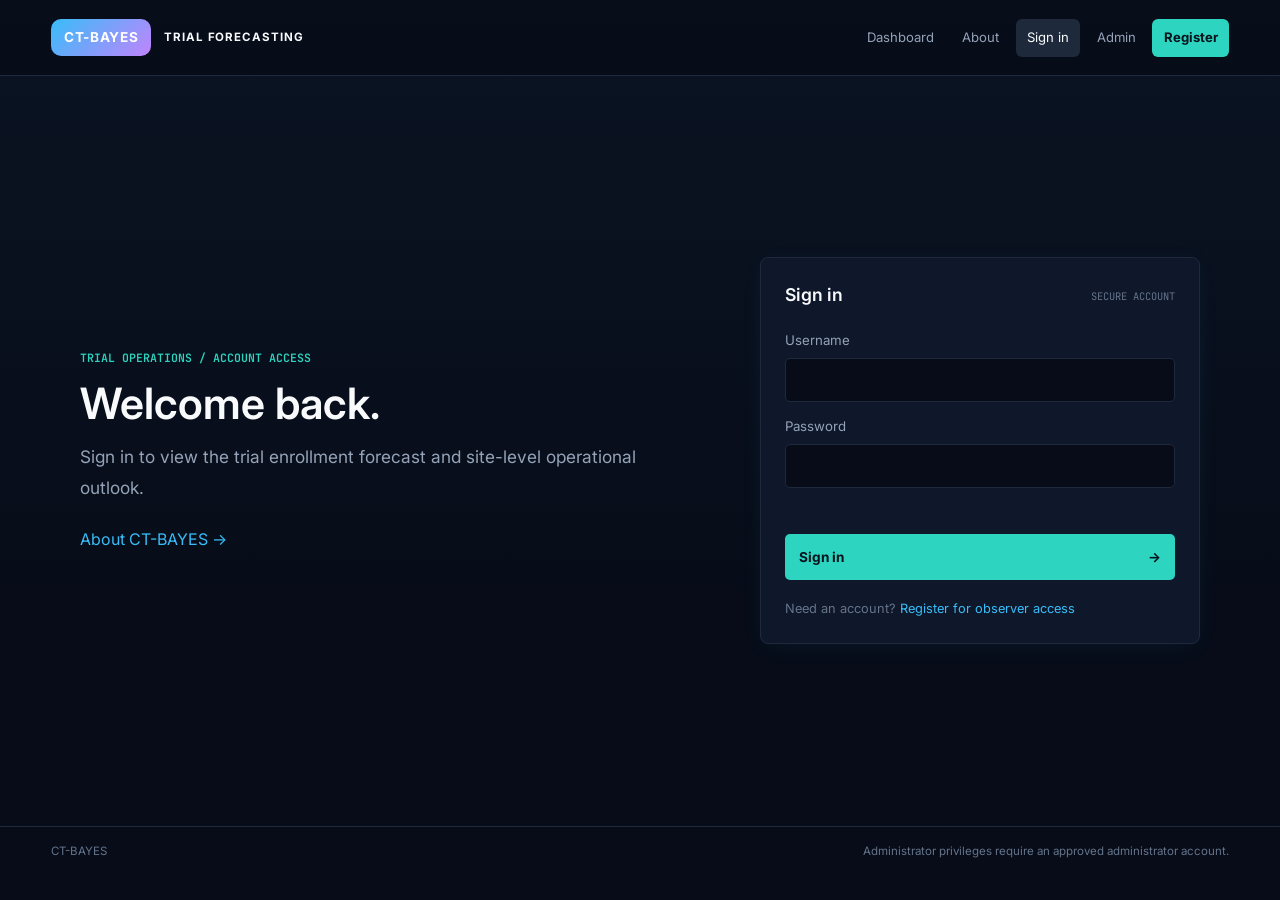
<file: frontend/login.html>
<!DOCTYPE html>
<html lang="en" data-theme="midnight">
<head>
  <meta charset="UTF-8">
  <meta name="viewport" content="width=device-width, initial-scale=1.0">
  <meta name="theme-color" content="#070c18">
  <title>Sign in | CT-BAYES</title>
  <link rel="stylesheet" href="style.css">
  <link rel="preconnect" href="https://fonts.googleapis.com">
  <link rel="preconnect" href="https://fonts.gstatic.com" crossorigin>
  <link href="https://fonts.googleapis.com/css2?family=Inter:wght@300;400;500;600;700&family=JetBrains+Mono:wght@400;500;600&display=swap" rel="stylesheet">
</head>
<body class="portal-body">
  <header class="portal-header">
    <a class="portal-brand" href="/" aria-label="CT-BAYES dashboard">
      <span class="logo-badge">CT-BAYES</span>
      <span>TRIAL FORECASTING</span>
    </a>
    <nav class="portal-nav" aria-label="Main navigation">
      <a href="/">Dashboard</a>
      <a href="/about.html">About</a>
      <a href="/login.html" aria-current="page">Sign in</a>
      <a href="/login.html?role=admin">Admin</a>
      <a class="portal-nav-primary" href="/register.html">Register</a>
    </nav>
  </header>

  <main class="portal-main portal-auth-main">
    <section class="portal-auth-intro">
      <p class="portal-eyebrow" id="login-eyebrow">TRIAL OPERATIONS / ACCOUNT ACCESS</p>
      <h1 id="login-heading">Welcome back.</h1>
      <p class="portal-lede">Sign in to view the trial enrollment forecast and site-level operational outlook.</p>
      <a class="portal-text-link" href="/about.html">About CT-BAYES <span aria-hidden="true">→</span></a>
    </section>

    <section class="portal-form-panel" aria-labelledby="login-panel-heading">
      <div class="portal-form-heading">
        <h2 id="login-panel-heading">Sign in</h2>
        <span class="portal-role-label">SECURE ACCOUNT</span>
      </div>
      <form id="portal-login-form" novalidate>
        <label class="portal-field" for="portal-username">Username
          <input id="portal-username" name="username" type="text" autocomplete="username" minlength="3" maxlength="32" required>
        </label>
        <label class="portal-field" for="portal-password">Password
          <input id="portal-password" name="password" type="password" autocomplete="current-password" required>
        </label>
        <p id="login-message" class="portal-message" role="status" aria-live="polite"></p>
        <button class="portal-submit" type="submit">Sign in <span aria-hidden="true">→</span></button>
      </form>
      <p class="portal-form-footnote">Need an account? <a href="/register.html">Register for observer access</a></p>
    </section>
  </main>

  <footer class="portal-footer"><span>CT-BAYES</span><span>Administrator privileges require an approved administrator account.</span></footer>
  <script src="portal.js"></script>
</body>
</html>
</file>
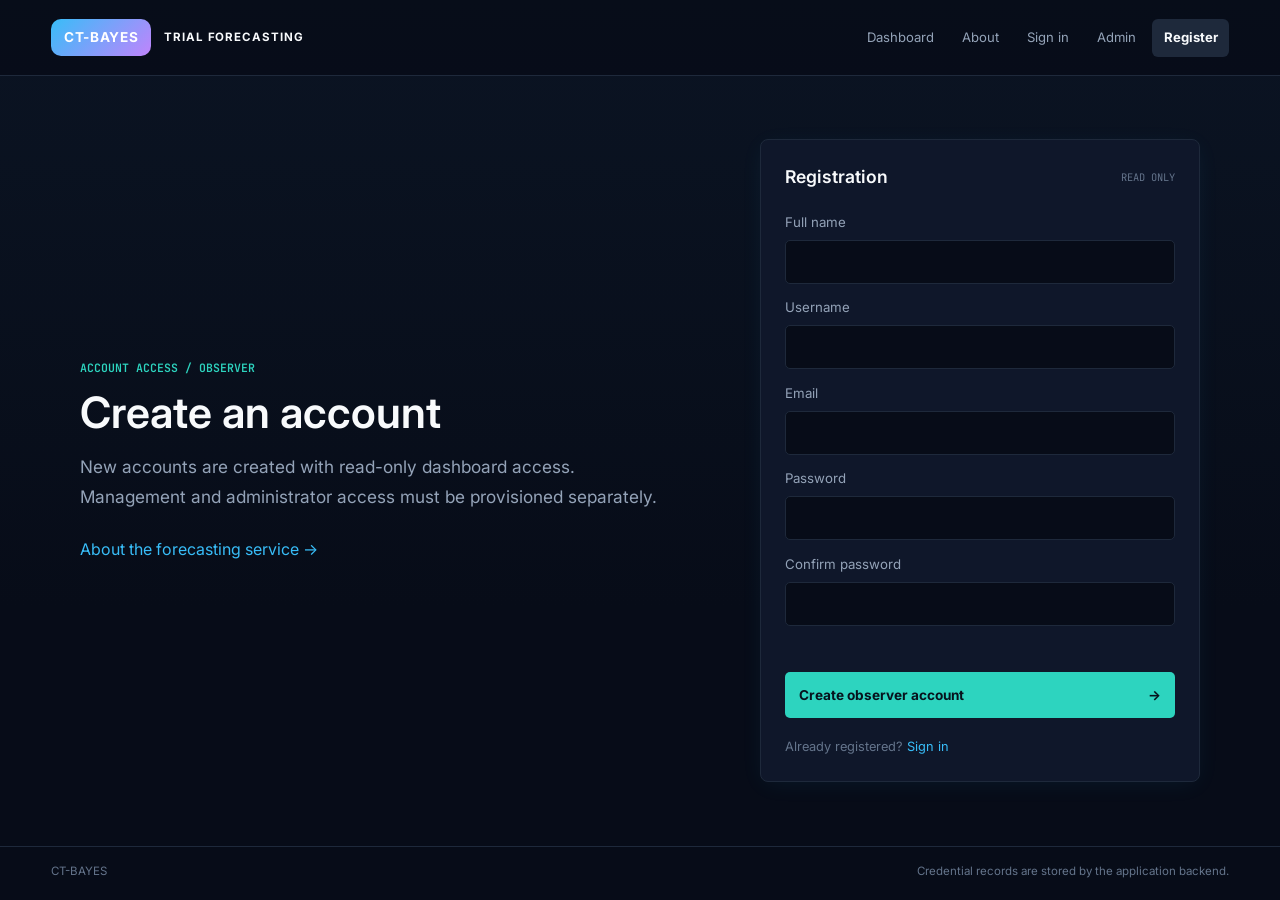
<file: frontend/register.html>
<!DOCTYPE html>
<html lang="en" data-theme="midnight">
<head>
  <meta charset="UTF-8">
  <meta name="viewport" content="width=device-width, initial-scale=1.0">
  <meta name="theme-color" content="#070c18">
  <title>Create account | CT-BAYES</title>
  <link rel="stylesheet" href="style.css">
  <link rel="preconnect" href="https://fonts.googleapis.com">
  <link rel="preconnect" href="https://fonts.gstatic.com" crossorigin>
  <link href="https://fonts.googleapis.com/css2?family=Inter:wght@300;400;500;600;700&family=JetBrains+Mono:wght@400;500;600&display=swap" rel="stylesheet">
</head>
<body class="portal-body">
  <header class="portal-header">
    <a class="portal-brand" href="/" aria-label="CT-BAYES dashboard">
      <span class="logo-badge">CT-BAYES</span>
      <span>TRIAL FORECASTING</span>
    </a>
    <nav class="portal-nav" aria-label="Main navigation">
      <a href="/">Dashboard</a>
      <a href="/about.html">About</a>
      <a href="/login.html">Sign in</a>
      <a href="/login.html?role=admin">Admin</a>
      <a class="portal-nav-primary" href="/register.html" aria-current="page">Register</a>
    </nav>
  </header>

  <main class="portal-main portal-auth-main">
    <section class="portal-auth-intro">
      <p class="portal-eyebrow">ACCOUNT ACCESS / OBSERVER</p>
      <h1>Create an account</h1>
      <p class="portal-lede">New accounts are created with read-only dashboard access. Management and administrator access must be provisioned separately.</p>
      <a class="portal-text-link" href="/about.html">About the forecasting service <span aria-hidden="true">→</span></a>
    </section>

    <section class="portal-form-panel" aria-labelledby="register-heading">
      <div class="portal-form-heading">
        <h2 id="register-heading">Registration</h2>
        <span class="portal-role-label">READ ONLY</span>
      </div>
      <form id="portal-register-form" novalidate>
        <label class="portal-field" for="register-name">Full name
          <input id="register-name" name="full_name" type="text" autocomplete="name" minlength="2" maxlength="120" required>
        </label>
        <label class="portal-field" for="register-username">Username
          <input id="register-username" name="username" type="text" autocomplete="username" minlength="3" maxlength="32" pattern="[A-Za-z0-9_.-]+" required>
        </label>
        <label class="portal-field" for="register-email">Email
          <input id="register-email" name="email" type="email" autocomplete="email" maxlength="255" required>
        </label>
        <label class="portal-field" for="register-password">Password
          <input id="register-password" name="password" type="password" autocomplete="new-password" minlength="8" maxlength="128" required>
        </label>
        <label class="portal-field" for="register-confirm-password">Confirm password
          <input id="register-confirm-password" name="confirm_password" type="password" autocomplete="new-password" minlength="8" maxlength="128" required>
        </label>
        <p id="register-message" class="portal-message" role="status" aria-live="polite"></p>
        <button class="portal-submit" type="submit">Create observer account <span aria-hidden="true">→</span></button>
      </form>
      <p class="portal-form-footnote">Already registered? <a href="/login.html">Sign in</a></p>
    </section>
  </main>

  <footer class="portal-footer"><span>CT-BAYES</span><span>Credential records are stored by the application backend.</span></footer>
  <script src="portal.js"></script>
</body>
</html>
</file>
<file: frontend/style.css>
:root,

[data-theme="midnight"],
[data-theme="dark"] {
  --bg-primary: #070c18;
  --bg-secondary: #0f172a;
  --bg-card: #0f172a;
  --bg-hover: #1e293b;
  --text-primary: #f8fafc;
  --text-secondary: #94a3b8;
  --text-muted: #64748b;
  --border-color: #1e293b;
  
  --accent-blue: #38bdf8;
  --accent-teal: #2dd4bf;
  --accent-green: #10b981;
  --accent-amber: #fbbf24;
  --accent-red: #f43f5e;
  --accent-purple: #c084fc;
  
  --band-95: rgba(56, 189, 248, 0.14);
  --band-80: rgba(56, 189, 248, 0.30);
  --line-median: #38bdf8;
  --line-observed: #f8fafc;
  --line-target: #10b981;
  --line-deadline: #fbbf24;
  
  --card-glow: 0 4px 25px -4px rgba(56, 189, 248, 0.08);
  --theme-gradient: linear-gradient(135deg, #0284c7, #8b5cf6);
  --font-main: 'Inter', -apple-system, BlinkMacSystemFont, sans-serif;
  --font-mono: 'JetBrains Mono', monospace;
  --radius-sm: 6px;
  --radius-md: 10px;
  --radius-lg: 14px;
}

/* Theme 2: Clean Hospital / Nordic Frost (Light) */
[data-theme="nordic"],
[data-theme="light"] {
  --bg-primary: #f8fafc;
  --bg-secondary: #ffffff;
  --bg-card: #ffffff;
  --bg-hover: #f1f5f9;
  --text-primary: #0f172a;
  --text-secondary: #475569;
  --text-muted: #94a3b8;
  --border-color: #e2e8f0;
  
  --accent-blue: #0284c7;
  --accent-teal: #0d9488;
  --accent-green: #16a34a;
  --accent-amber: #d97706;
  --accent-red: #dc2626;
  --accent-purple: #7c3aed;
  
  --band-95: rgba(2, 132, 199, 0.12);
  --band-80: rgba(2, 132, 199, 0.26);
  --line-median: #0284c7;
  --line-observed: #0f172a;
  --line-target: #16a34a;
  --line-deadline: #d97706;
  
  --card-glow: 0 4px 20px -2px rgba(15, 23, 42, 0.06);
  --theme-gradient: linear-gradient(135deg, #0284c7, #0284c7);
}

/* Theme 3: Bio-Tech Emerald (Genomics / Biotech Lab) */
[data-theme="biotech"] {
  --bg-primary: #04130f;
  --bg-secondary: #08211b;
  --bg-card: #08211b;
  --bg-hover: #0f352c;
  --text-primary: #ecfdf5;
  --text-secondary: #a7f3d0;
  --text-muted: #6ee7b7;
  --border-color: #134e40;
  
  --accent-blue: #2dd4bf;
  --accent-teal: #14b8a6;
  --accent-green: #10b981;
  --accent-amber: #facc15;
  --accent-red: #fb7185;
  --accent-purple: #a855f7;
  
  --band-95: rgba(16, 185, 129, 0.15);
  --band-80: rgba(16, 185, 129, 0.32);
  --line-median: #10b981;
  --line-observed: #ecfdf5;
  --line-target: #2dd4bf;
  --line-deadline: #facc15;
  
  --card-glow: 0 4px 25px -4px rgba(16, 185, 129, 0.12);
  --theme-gradient: linear-gradient(135deg, #059669, #10b981);
}

/* Theme 4: Sunset Executive (Warm Twilight & Amber) */
[data-theme="executive"] {
  --bg-primary: #120f0c;
  --bg-secondary: #1e1914;
  --bg-card: #1e1914;
  --bg-hover: #2e261f;
  --text-primary: #fef3c7;
  --text-secondary: #d4d4d8;
  --text-muted: #a1a1aa;
  --border-color: #382d24;
  
  --accent-blue: #f59e0b;
  --accent-teal: #fb923c;
  --accent-green: #10b981;
  --accent-amber: #f59e0b;
  --accent-red: #f43f5e;
  --accent-purple: #e11d48;
  
  --band-95: rgba(245, 158, 11, 0.15);
  --band-80: rgba(245, 158, 11, 0.32);
  --line-median: #f59e0b;
  --line-observed: #fef3c7;
  --line-target: #10b981;
  --line-deadline: #fb923c;
  
  --card-glow: 0 4px 25px -4px rgba(245, 158, 11, 0.12);
  --theme-gradient: linear-gradient(135deg, #d97706, #b45309);
}

* {
  box-sizing: border-box;
  margin: 0;
  padding: 0;
}

body {
  font-family: var(--font-main);
  background-color: var(--bg-primary);
  color: var(--text-primary);
  line-height: 1.5;
  transition: background-color 0.25s ease, color 0.25s ease;
  min-height: 100vh;
}

.app-container {
  max-width: 1440px;
  margin: 0 auto;
  padding: 1.5rem 2rem;
  display: flex;
  flex-direction: column;
  gap: 1.5rem;
}

/* Header */
.app-header {
  display: flex;
  justify-content: space-between;
  align-items: center;
  padding-bottom: 1rem;
  border-bottom: 1px solid var(--border-color);
}

.brand {
  display: flex;
  align-items: center;
  gap: 1rem;
}

.logo-badge {
  background: linear-gradient(135deg, var(--accent-blue), var(--accent-purple));
  color: white;
  font-weight: 700;
  font-size: 0.85rem;
  padding: 0.5rem 0.8rem;
  border-radius: var(--radius-md);
  letter-spacing: 0.05em;
}

.app-header h1 {
  font-size: 1.45rem;
  font-weight: 700;
  letter-spacing: -0.02em;
}

.subtitle {
  font-size: 0.85rem;
  color: var(--text-secondary);
}

.header-actions {
  display: flex;
  align-items: center;
  gap: 1rem;
}

.status-badge {
  font-size: 0.78rem;
  padding: 0.35rem 0.75rem;
  border-radius: 9999px;
  background-color: rgba(52, 211, 153, 0.15);
  color: var(--accent-green);
  border: 1px solid rgba(52, 211, 153, 0.3);
  font-weight: 500;
}

.status-badge.pulse {
  animation: pulse-glow 2s infinite;
}

@keyframes pulse-glow {
  0% { opacity: 0.8; }
  50% { opacity: 1; filter: drop-shadow(0 0 4px var(--accent-green)); }
  100% { opacity: 0.8; }
}

/* Buttons */
button {
  cursor: pointer;
  font-family: var(--font-main);
  font-size: 0.85rem;
  font-weight: 500;
  padding: 0.55rem 1rem;
  border-radius: var(--radius-sm);
  border: 1px solid transparent;
  transition: all 0.2s ease;
}

.btn-secondary {
  background-color: var(--bg-secondary);
  color: var(--text-primary);
  border-color: var(--border-color);
}

.btn-secondary:hover {
  background-color: var(--bg-hover);
}

.btn-danger {
  background-color: rgba(248, 113, 113, 0.15);
  color: var(--accent-red);
  border-color: rgba(248, 113, 113, 0.4);
}

.btn-danger:hover {
  background-color: var(--accent-red);
  color: white;
}

/* KPI Cards */
.kpi-grid {
  display: grid;
  grid-template-columns: repeat(auto-fit, minmax(210px, 1fr));
  gap: 1.2rem;
}

.kpi-card {
  background-color: var(--bg-card);
  border: 1px solid var(--border-color);
  border-radius: var(--radius-md);
  padding: 1.25rem 1.4rem;
  display: flex;
  flex-direction: column;
  gap: 0.4rem;
  box-shadow: 0 4px 6px -1px rgba(0, 0, 0, 0.1);
}

.kpi-label {
  font-size: 0.8rem;
  color: var(--text-secondary);
  text-transform: uppercase;
  letter-spacing: 0.05em;
  font-weight: 600;
}

.kpi-value {
  font-size: 1.85rem;
  font-weight: 700;
  font-family: var(--font-mono);
  letter-spacing: -0.03em;
}

.kpi-sub {
  font-size: 0.8rem;
  color: var(--text-muted);
}

.kpi-card.highlight-success .kpi-value {
  color: var(--accent-green);
}

.kpi-card.highlight-warning .kpi-value {
  color: var(--accent-amber);
}

/* Controls Panel */
.control-panel {
  background-color: var(--bg-card);
  border: 1px solid var(--border-color);
  border-radius: var(--radius-md);
  padding: 1.4rem 1.6rem;
  display: flex;
  flex-direction: column;
  gap: 1rem;
}

.panel-header {
  display: flex;
  justify-content: space-between;
  align-items: center;
}

.panel-header h3 {
  font-size: 1.05rem;
  font-weight: 600;
}

.badge {
  font-size: 0.75rem;
  font-weight: 600;
  padding: 0.25rem 0.65rem;
  border-radius: 9999px;
  background-color: rgba(56, 189, 248, 0.15);
  color: var(--accent-blue);
  border: 1px solid rgba(56, 189, 248, 0.3);
}

.controls-grid {
  display: grid;
  grid-template-columns: repeat(auto-fit, minmax(190px, 1fr)) auto;
  align-items: flex-end;
  gap: 1.2rem;
}

.control-group {
  display: flex;
  flex-direction: column;
  gap: 0.4rem;
}

.control-group label {
  font-size: 0.82rem;
  color: var(--text-secondary);
  font-weight: 500;
}

.slider-label {
  display: flex;
  justify-content: space-between;
  align-items: center;
}

.slider-num {
  font-size: 0.8rem;
  font-family: var(--font-mono);
  color: var(--accent-blue);
  font-weight: 600;
}

input[type="number"], select, input[type="text"] {
  background-color: var(--bg-primary);
  border: 1px solid var(--border-color);
  color: var(--text-primary);
  padding: 0.55rem 0.8rem;
  border-radius: var(--radius-sm);
  font-family: var(--font-main);
  font-size: 0.9rem;
}

input[type="range"] {
  accent-color: var(--accent-blue);
  cursor: pointer;
}

.control-actions {
  display: flex;
  gap: 0.6rem;
}

.whatif-banner {
  background: linear-gradient(90deg, rgba(56, 189, 248, 0.1), rgba(192, 132, 252, 0.1));
  border: 1px solid rgba(56, 189, 248, 0.3);
  padding: 0.75rem 1rem;
  border-radius: var(--radius-sm);
  font-size: 0.88rem;
  color: var(--text-primary);
}

/* Charts Grid */
.charts-grid {
  display: grid;
  grid-template-columns: 2fr 1fr;
  gap: 1.4rem;
}

@media (max-width: 1024px) {
  .charts-grid {
    grid-template-columns: 1fr;
  }
}

.chart-card {
  background-color: var(--bg-card);
  border: 1px solid var(--border-color);
  border-radius: var(--radius-md);
  padding: 1.4rem;
  display: flex;
  flex-direction: column;
  gap: 1rem;
}

.card-header {
  display: flex;
  justify-content: space-between;
  align-items: flex-start;
  flex-wrap: wrap;
  gap: 0.8rem;
}

.card-header h3 {
  font-size: 1.05rem;
  font-weight: 600;
}

.chart-sub {
  font-size: 0.8rem;
  color: var(--text-secondary);
}

.chart-legend {
  display: flex;
  flex-wrap: wrap;
  gap: 0.9rem;
  font-size: 0.76rem;
  color: var(--text-secondary);
}

.legend-item {
  display: flex;
  align-items: center;
  gap: 0.35rem;
}

.legend-color {
  display: inline-block;
  width: 12px;
  height: 12px;
  border-radius: 2px;
}

.legend-color.obs { background-color: var(--line-observed); }
.legend-color.q50 { background-color: var(--line-median); border: 1px dashed var(--line-median); }
.legend-color.band80 { background-color: var(--band-80); }
.legend-color.band95 { background-color: var(--band-95); }
.legend-color.target { background-color: var(--line-target); }
.legend-color.deadline { background-color: var(--line-deadline); }

.chart-container {
  width: 100%;
  height: 360px;
  position: relative;
}

.chart-container svg {
  width: 100%;
  height: 100%;
  overflow: visible;
}

/* SVG Chart Elements */
.axis-line {
  stroke: var(--border-color);
  stroke-width: 1;
}

.grid-line {
  stroke: var(--border-color);
  stroke-width: 0.7;
  stroke-dasharray: 4, 4;
  opacity: 0.6;
}

.axis-text {
  fill: var(--text-muted);
  font-size: 11px;
  font-family: var(--font-mono);
}

/* Site Table */
.table-section {
  background-color: var(--bg-card);
  border: 1px solid var(--border-color);
  border-radius: var(--radius-md);
  padding: 1.4rem;
  display: flex;
  flex-direction: column;
  gap: 1rem;
}

.table-header {
  display: flex;
  justify-content: space-between;
  align-items: center;
  flex-wrap: wrap;
  gap: 1rem;
}

.table-filters {
  display: flex;
  gap: 0.8rem;
}

.table-wrapper {
  overflow-x: auto;
}

.site-table {
  width: 100%;
  border-collapse: collapse;
  font-size: 0.85rem;
  text-align: left;
}

.site-table th {
  padding: 0.75rem 1rem;
  border-bottom: 2px solid var(--border-color);
  color: var(--text-secondary);
  font-weight: 600;
  text-transform: uppercase;
  font-size: 0.75rem;
  letter-spacing: 0.05em;
}

.site-table td {
  padding: 0.75rem 1rem;
  border-bottom: 1px solid var(--border-color);
}

.site-table tr:hover {
  background-color: var(--bg-hover);
  cursor: pointer;
}

.status-pill {
  font-size: 0.72rem;
  font-weight: 600;
  padding: 0.25rem 0.6rem;
  border-radius: 9999px;
  text-transform: uppercase;
}

.status-pill.healthy {
  background-color: rgba(52, 211, 153, 0.15);
  color: var(--accent-green);
  border: 1px solid rgba(52, 211, 153, 0.3);
}

.status-pill.at_risk {
  background-color: rgba(251, 191, 36, 0.15);
  color: var(--accent-amber);
  border: 1px solid rgba(251, 191, 36, 0.3);
}

.status-pill.closed {
  background-color: rgba(248, 113, 113, 0.15);
  color: var(--accent-red);
  border: 1px solid rgba(248, 113, 113, 0.3);
}

/* Tooltip */
.chart-tooltip {
  position: absolute;
  pointer-events: none;
  background-color: var(--bg-secondary);
  color: var(--text-primary);
  border: 1px solid var(--border-color);
  border-radius: var(--radius-sm);
  padding: 0.5rem 0.8rem;
  font-size: 0.8rem;
  font-family: var(--font-mono);
  box-shadow: 0 10px 15px -3px rgba(0, 0, 0, 0.3);
  display: none;
  z-index: 100;
}

/* Footer */
.app-footer {
  text-align: center;
  font-size: 0.8rem;
  color: var(--text-muted);
  padding-top: 1.5rem;
  border-top: 1px solid var(--border-color);
}

.api-link a {
  color: var(--accent-blue);
  text-decoration: none;
}

/* ==========================================================================
   User & Management Authentication & Role Views
   ========================================================================== */

/* Auth Header Section */
.auth-header-section {
  display: flex;
  align-items: center;
  gap: 0.75rem;
}

.user-profile-badge {
  display: flex;
  align-items: center;
  gap: 0.6rem;
  background-color: var(--bg-card);
  border: 1px solid var(--border-color);
  padding: 0.3rem 0.65rem;
  border-radius: 9999px;
  box-shadow: 0 1px 3px rgba(0, 0, 0, 0.1);
}

.user-profile-badge-drawer {
  display: flex;
  flex-direction: column;
  gap: 0.5rem;
  width: 100%;
}

.avatar-wrap {
  width: 28px;
  height: 28px;
  border-radius: 50%;
  background: linear-gradient(135deg, var(--accent-blue), var(--accent-purple));
  display: flex;
  align-items: center;
  justify-content: center;
  font-size: 0.85rem;
}

.user-info-text {
  display: flex;
  flex-direction: column;
  line-height: 1.1;
  text-align: left;
}

.user-display-name {
  font-size: 0.8rem;
  font-weight: 600;
  color: var(--text-primary);
}

.role-badge {
  font-size: 0.68rem;
  font-weight: 700;
  text-transform: uppercase;
  letter-spacing: 0.04em;
  padding: 0.1rem 0.4rem;
  border-radius: 4px;
  display: inline-block;
  margin-top: 2px;
}

.role-user {
  background-color: rgba(56, 189, 248, 0.18);
  color: var(--accent-blue);
  border: 1px solid rgba(56, 189, 248, 0.3);
}

.role-mgmt {
  background-color: rgba(192, 132, 252, 0.22);
  color: var(--accent-purple);
  border: 1px solid rgba(192, 132, 252, 0.4);
}

.role-admin {
  background-color: rgba(245, 158, 11, 0.22);
  color: #fbbf24;
  border: 1px solid rgba(245, 158, 11, 0.45);
}

.btn-sm {
  padding: 0.35rem 0.75rem;
  font-size: 0.78rem;
  border-radius: var(--radius-sm);
  cursor: pointer;
  transition: all 0.2s ease;
  font-family: inherit;
}

.btn-outline {
  background: transparent;
  border: 1px solid var(--border-color);
  color: var(--text-secondary);
}

.btn-outline:hover {
  background-color: var(--bg-hover);
  color: var(--text-primary);
}

.btn-ghost {
  background: transparent;
  border: none;
  color: var(--text-muted);
}

.btn-ghost:hover {
  color: var(--accent-red);
}

.btn-accent {
  background: linear-gradient(135deg, var(--accent-purple), #9333ea);
  color: #ffffff;
  border: none;
  font-weight: 600;
  cursor: pointer;
}

.btn-accent:hover {
  opacity: 0.92;
  transform: translateY(-1px);
}

.btn-block {
  width: 100%;
}

/* Control Panel Role State */
.panel-title-wrap {
  display: flex;
  align-items: center;
  gap: 0.75rem;
  flex-wrap: wrap;
}

.panel-header-actions {
  display: flex;
  align-items: center;
  gap: 0.75rem;
}

.role-pill {
  font-size: 0.72rem;
  font-weight: 600;
  padding: 0.2rem 0.6rem;
  border-radius: 9999px;
  background-color: rgba(56, 189, 248, 0.15);
  color: var(--accent-blue);
  border: 1px solid rgba(56, 189, 248, 0.25);
}

.role-pill.mgmt {
  background-color: rgba(192, 132, 252, 0.18);
  color: var(--accent-purple);
  border-color: rgba(192, 132, 252, 0.35);
}

.role-pill.admin {
  background-color: rgba(245, 158, 11, 0.2);
  color: #fbbf24;
  border-color: rgba(245, 158, 11, 0.45);
}

.role-notice-banner {
  background-color: rgba(56, 189, 248, 0.08);
  border-left: 3px solid var(--accent-blue);
  border-radius: 4px;
  padding: 0.6rem 0.9rem;
  margin-bottom: 1.2rem;
  font-size: 0.85rem;
  color: var(--text-secondary);
  display: flex;
  align-items: center;
  gap: 0.6rem;
}

.role-notice-banner a {
  color: var(--accent-blue);
  text-decoration: underline;
  cursor: pointer;
}

/* Disabled User State for Sandbox */
.sandbox-disabled {
  opacity: 0.6;
  pointer-events: none;
  filter: grayscale(0.2);
}

.user-view-pill {
  opacity: 0.75;
  cursor: not-allowed;
}

/* Modal Overlay & Card */
.modal-overlay {
  position: fixed;
  inset: 0;
  background-color: rgba(15, 23, 42, 0.78);
  backdrop-filter: blur(6px);
  z-index: 1000;
  display: flex;
  align-items: center;
  justify-content: center;
  padding: 1.5rem;
  animation: fadeIn 0.2s ease-out;
}

@keyframes fadeIn {
  from { opacity: 0; transform: scale(0.98); }
  to { opacity: 1; transform: scale(1); }
}

.modal-card {
  background-color: var(--bg-card);
  border: 1px solid var(--border-color);
  border-radius: var(--radius-lg);
  max-width: 900px;
  width: 100%;
  padding: 2rem;
  box-shadow: 0 25px 50px -12px rgba(0, 0, 0, 0.4);
  max-height: 90vh;
  overflow-y: auto;
}

.modal-card-sm {
  max-width: 480px;
}

.modal-header {
  display: flex;
  justify-content: space-between;
  align-items: flex-start;
  margin-bottom: 1.5rem;
  border-bottom: 1px solid var(--border-color);
  padding-bottom: 1rem;
}

.modal-brand {
  display: flex;
  align-items: center;
  gap: 1rem;
}

.modal-brand h2 {
  font-size: 1.35rem;
  font-weight: 700;
  color: var(--text-primary);
}

.btn-close {
  background: transparent;
  border: none;
  font-size: 1.75rem;
  color: var(--text-muted);
  cursor: pointer;
  line-height: 1;
}

.btn-close:hover {
  color: var(--text-primary);
}

/* Role Selection Cards */
.role-cards-grid {
  display: grid;
  grid-template-columns: repeat(2, 1fr);
  gap: 1.25rem;
  margin-bottom: 1.5rem;
  max-width: 820px;
  margin-left: auto;
  margin-right: auto;
}

@media (max-width: 860px) {
  .role-cards-grid {
    grid-template-columns: 1fr;
  }
}

.role-select-card {
  background-color: var(--bg-primary);
  border: 1.5px solid var(--border-color);
  border-radius: var(--radius-md);
  padding: 1.5rem;
  display: flex;
  flex-direction: column;
  transition: all 0.25s ease;
}

.role-select-card:hover {
  border-color: var(--accent-blue);
  transform: translateY(-2px);
  box-shadow: 0 10px 20px -5px rgba(56, 189, 248, 0.15);
}

.role-card-management:hover {
  border-color: var(--accent-purple);
  box-shadow: 0 10px 20px -5px rgba(192, 132, 252, 0.18);
}

.role-card-admin {
  border-color: rgba(245, 158, 11, 0.35);
}

.role-card-admin:hover {
  border-color: #f59e0b;
  box-shadow: 0 10px 22px -4px rgba(245, 158, 11, 0.25);
}

.btn-gold {
  background: linear-gradient(135deg, #f59e0b, #d97706);
  color: #0f172a;
  font-weight: 700;
  border: none;
  cursor: pointer;
}

.btn-gold:hover {
  opacity: 0.94;
  transform: translateY(-1px);
}

.btn-chip.chip-admin {
  border-color: rgba(245, 158, 11, 0.45);
  color: #fbbf24;
}

.btn-chip.chip-admin:hover {
  background-color: rgba(245, 158, 11, 0.15);
}

.role-card-top {
  display: flex;
  justify-content: space-between;
  align-items: center;
  margin-bottom: 0.75rem;
}

.role-card-icon {
  font-size: 2rem;
}

.role-select-card h4 {
  font-size: 1.1rem;
  font-weight: 700;
  margin-bottom: 0.4rem;
}

.role-desc {
  font-size: 0.8rem;
  color: var(--text-secondary);
  margin-bottom: 1rem;
  flex-grow: 1;
}

.role-features {
  list-style: none;
  margin-bottom: 1.25rem;
  display: flex;
  flex-direction: column;
  gap: 0.4rem;
  font-size: 0.8rem;
  color: var(--text-secondary);
}

.role-features li {
  display: flex;
  align-items: center;
  gap: 0.4rem;
}

/* Form Styles */
.form-divider {
  display: flex;
  align-items: center;
  text-align: center;
  margin: 1.25rem 0;
  color: var(--text-muted);
  font-size: 0.75rem;
  text-transform: uppercase;
  letter-spacing: 0.05em;
}

.form-divider::before,
.form-divider::after {
  content: '';
  flex: 1;
  border-bottom: 1px solid var(--border-color);
}

.form-divider span {
  padding: 0 0.75rem;
}

.login-form {
  display: flex;
  flex-direction: column;
  gap: 1rem;
}

.form-row {
  display: grid;
  grid-template-columns: 1fr 1fr;
  gap: 1rem;
}

.form-group {
  display: flex;
  flex-direction: column;
  gap: 0.4rem;
}

.form-group label {
  font-size: 0.8rem;
  font-weight: 600;
  color: var(--text-secondary);
}

.form-group input,
.form-group select {
  background-color: var(--bg-primary);
  border: 1px solid var(--border-color);
  color: var(--text-primary);
  padding: 0.6rem 0.8rem;
  border-radius: var(--radius-sm);
  font-family: inherit;
  font-size: 0.9rem;
  transition: border-color 0.2s;
}

.form-group input:focus,
.form-group select:focus {
  outline: none;
  border-color: var(--accent-blue);
}

.form-hints {
  display: flex;
  align-items: center;
  gap: 0.5rem;
  font-size: 0.75rem;
  color: var(--text-muted);
  flex-wrap: wrap;
}

.btn-chip {
  background-color: var(--bg-hover);
  border: 1px solid var(--border-color);
  color: var(--accent-teal);
  padding: 0.2rem 0.5rem;
  border-radius: 4px;
  font-size: 0.72rem;
  font-family: var(--font-mono);
  cursor: pointer;
}

.btn-chip:hover {
  background-color: var(--accent-teal);
  color: #0f172a;
}

.form-actions {
  display: flex;
  gap: 0.75rem;
  margin-top: 0.5rem;
  justify-content: flex-end;
}

.login-error-alert {
  background-color: rgba(248, 113, 113, 0.15);
  border: 1px solid rgba(248, 113, 113, 0.4);
  color: var(--accent-red);
  padding: 0.6rem 0.9rem;
  border-radius: var(--radius-sm);
  font-size: 0.85rem;
}

/* Toast Notifications */
.toast-notification {
  position: fixed;
  bottom: 24px;
  right: 24px;
  background-color: var(--bg-secondary);
  border: 1px solid var(--border-color);
  color: var(--text-primary);
  padding: 0.8rem 1.2rem;
  border-radius: var(--radius-md);
  box-shadow: 0 10px 25px -5px rgba(0, 0, 0, 0.5);
  font-size: 0.88rem;
  font-weight: 500;
  display: none;
  z-index: 2000;
  animation: slideUp 0.25s ease-out;
}

@keyframes slideUp {
  from { transform: translateY(20px); opacity: 0; }
  to { transform: translateY(0); opacity: 1; }
}

/* ==========================================================================
   Comprehensive Dashboard Tabs, Progress & Multi-View Analytics
   ========================================================================== */

/* Overall Progress Bar */
.progress-section {
  background-color: var(--bg-card);
  border: 1px solid var(--border-color);
  border-radius: var(--radius-md);
  padding: 1rem 1.25rem;
  display: flex;
  flex-direction: column;
  gap: 0.5rem;
}

.progress-header {
  display: flex;
  justify-content: space-between;
  align-items: center;
  font-size: 0.85rem;
  color: var(--text-secondary);
}

.progress-pct {
  font-weight: 700;
  font-family: var(--font-mono);
  color: var(--accent-blue);
}

.progress-bar-bg {
  width: 100%;
  height: 10px;
  background-color: var(--bg-primary);
  border-radius: 9999px;
  overflow: hidden;
  border: 1px solid var(--border-color);
}

.progress-bar-fill {
  height: 100%;
  background: linear-gradient(90deg, var(--accent-blue), var(--accent-teal));
  border-radius: 9999px;
  transition: width 0.6s cubic-bezier(0.4, 0, 0.2, 1);
}

/* Dashboard Tab Bar */
.dashboard-tabs {
  display: flex;
  align-items: center;
  gap: 0.5rem;
  border-bottom: 2px solid var(--border-color);
  padding-bottom: 0.5rem;
  overflow-x: auto;
}

.tab-btn {
  background: transparent;
  border: none;
  color: var(--text-secondary);
  font-family: inherit;
  font-size: 0.9rem;
  font-weight: 600;
  padding: 0.65rem 1.1rem;
  border-radius: var(--radius-sm);
  cursor: pointer;
  display: flex;
  align-items: center;
  gap: 0.5rem;
  transition: all 0.2s ease;
  white-space: nowrap;
}

.tab-btn:hover {
  background-color: var(--bg-hover);
  color: var(--text-primary);
}

.tab-btn.active {
  background-color: var(--bg-card);
  color: var(--accent-blue);
  box-shadow: 0 2px 4px rgba(0, 0, 0, 0.1);
  border: 1px solid var(--border-color);
  border-bottom: 2px solid var(--accent-blue);
}

.tab-icon {
  font-size: 1rem;
}

.tab-content {
  display: none;
  animation: fadeIn 0.2s ease-out;
}

.tab-content.active {
  display: block;
}

/* Protocol Ribbon */
.protocol-card {
  background-color: var(--bg-card);
  border: 1px solid var(--border-color);
  border-radius: var(--radius-md);
  padding: 1.25rem;
  display: flex;
  align-items: center;
  gap: 1.25rem;
  flex-wrap: wrap;
  margin-top: 1rem;
}

.protocol-badge {
  background-color: rgba(56, 189, 248, 0.15);
  color: var(--accent-blue);
  font-size: 0.72rem;
  font-weight: 800;
  letter-spacing: 0.05em;
  padding: 0.35rem 0.65rem;
  border-radius: 4px;
}

.protocol-info {
  flex: 1;
  min-width: 280px;
}

.protocol-info h4 {
  font-size: 0.95rem;
  font-weight: 600;
  color: var(--text-primary);
  margin-bottom: 0.2rem;
}

.protocol-info p {
  font-size: 0.8rem;
  color: var(--text-secondary);
}

.protocol-chips {
  display: flex;
  gap: 0.4rem;
  flex-wrap: wrap;
}

.protocol-chip {
  background-color: var(--bg-primary);
  border: 1px solid var(--border-color);
  padding: 0.2rem 0.5rem;
  border-radius: 4px;
  font-size: 0.75rem;
  color: var(--text-secondary);
}

/* Site KPI Summary Pills */
.site-kpi-summary {
  display: flex;
  gap: 0.75rem;
  flex-wrap: wrap;
  margin-bottom: 1.25rem;
}

.site-kpi-pill {
  background-color: var(--bg-card);
  border: 1px solid var(--border-color);
  border-radius: 9999px;
  padding: 0.35rem 0.85rem;
  font-size: 0.82rem;
  color: var(--text-secondary);
}

.site-kpi-pill.success {
  border-color: rgba(52, 211, 153, 0.4);
  color: var(--accent-green);
}

.site-kpi-pill.warning {
  border-color: rgba(251, 191, 36, 0.4);
  color: var(--accent-amber);
}

.site-kpi-pill.danger {
  border-color: rgba(248, 113, 113, 0.4);
  color: var(--accent-red);
}

/* Quick Presets Bar */
.presets-bar {
  display: flex;
  align-items: center;
  gap: 0.6rem;
  margin-bottom: 1.25rem;
  flex-wrap: wrap;
}

.presets-title {
  font-size: 0.8rem;
  font-weight: 600;
  color: var(--text-secondary);
}

.preset-btn {
  background-color: var(--bg-primary);
  color: var(--text-primary);
  border: 1px solid var(--border-color);
  padding: 0.35rem 0.75rem;
  font-size: 0.78rem;
  transition: all 0.2s ease;
}

.preset-btn:hover {
  background-color: var(--accent-blue);
  color: #0f172a;
}

/* Comparison Cards Grid */
.comparison-grid {
  display: grid;
  grid-template-columns: 1fr 1fr;
  gap: 1.25rem;
  margin-top: 1.5rem;
}

@media (max-width: 680px) {
  .comparison-grid {
    grid-template-columns: 1fr;
  }
}

.comparison-card {
  background-color: var(--bg-card);
  border: 1px solid var(--border-color);
  border-radius: var(--radius-md);
  padding: 1.25rem;
  display: flex;
  flex-direction: column;
  gap: 0.75rem;
}

.comparison-card.highlight {
  border-color: var(--accent-purple);
  box-shadow: 0 4px 15px -3px rgba(192, 132, 252, 0.15);
}

.comparison-card h4 {
  font-size: 0.95rem;
  font-weight: 700;
  border-bottom: 1px solid var(--border-color);
  padding-bottom: 0.5rem;
}

.comparison-stat {
  display: flex;
  justify-content: space-between;
  align-items: center;
  font-size: 0.85rem;
  color: var(--text-secondary);
}

.comparison-stat strong {
  font-size: 1rem;
  color: var(--text-primary);
  font-family: var(--font-mono);
}

/* Analytics & Flow KPI Cards */
.analytics-header {
  margin-bottom: 1.25rem;
}

.flow-kpi-grid {
  display: grid;
  grid-template-columns: repeat(auto-fit, minmax(260px, 1fr));
  gap: 1.25rem;
  margin-bottom: 1.5rem;
}

.flow-kpi-card {
  background-color: var(--bg-card);
  border: 1px solid var(--border-color);
  border-radius: var(--radius-md);
  padding: 1.25rem;
  display: flex;
  flex-direction: column;
  gap: 0.4rem;
}

.flow-kpi-label {
  font-size: 0.8rem;
  color: var(--text-secondary);
  font-weight: 600;
}

.flow-kpi-val {
  font-size: 1.6rem;
  font-weight: 700;
  font-family: var(--font-mono);
  color: var(--accent-teal);
}

.flow-kpi-desc {
  font-size: 0.75rem;
  color: var(--text-muted);
  line-height: 1.35;
}

/* Figures Grid */
.figures-grid {
  display: grid;
  grid-template-columns: 1fr 1fr;
  gap: 1.5rem;
  margin-top: 1.5rem;
}

@media (max-width: 850px) {
  .figures-grid {
    grid-template-columns: 1fr;
  }
}

.figure-card {
  background-color: var(--bg-card);
  border: 1px solid var(--border-color);
  border-radius: var(--radius-md);
  padding: 1.25rem;
  display: flex;
  flex-direction: column;
}

.figure-card h4 {
  font-size: 0.95rem;
  font-weight: 600;
  color: var(--text-primary);
  margin-bottom: 0.2rem;
}

.figure-sub {
  font-size: 0.78rem;
  color: var(--text-secondary);
  margin-bottom: 1rem;
}

.report-figure-img {
  width: 100%;
  height: auto;
  border-radius: var(--radius-sm);
  border: 1px solid var(--border-color);
  background-color: #ffffff;
}

/* Diagnostics Cards */
.diagnostics-summary-grid {
  display: grid;
  grid-template-columns: repeat(auto-fit, minmax(280px, 1fr));
  gap: 1.25rem;
  margin-bottom: 1.5rem;
}

.diag-card {
  background-color: var(--bg-card);
  border: 1px solid var(--border-color);
  border-radius: var(--radius-md);
  padding: 1.25rem;
  display: flex;
  flex-direction: column;
  gap: 0.6rem;
}

.diag-header {
  display: flex;
  justify-content: space-between;
  align-items: center;
  border-bottom: 1px solid var(--border-color);
  padding-bottom: 0.5rem;
}

.diag-header h4 {
  font-size: 0.9rem;
  font-weight: 700;
}

.diag-badge {
  font-size: 0.7rem;
  font-weight: 700;
  padding: 0.15rem 0.5rem;
  border-radius: 4px;
  background-color: rgba(148, 163, 184, 0.2);
  color: var(--text-secondary);
}

.diag-badge.best {
  background-color: rgba(52, 211, 153, 0.2);
  color: var(--accent-green);
  border: 1px solid rgba(52, 211, 153, 0.4);
}

.diag-stat-row {
  display: flex;
  justify-content: space-between;
  align-items: center;
  font-size: 0.8rem;
  color: var(--text-secondary);
}

.diag-stat-row strong {
  color: var(--text-primary);
  font-family: var(--font-mono);
}

/* Site Detail Modal Stats */
.site-modal-stats {
  display: grid;
  grid-template-columns: repeat(4, 1fr);
  gap: 1rem;
  margin-top: 1rem;
}

@media (max-width: 600px) {
  .site-modal-stats {
    grid-template-columns: 1fr 1fr;
  }
}

.mini-kpi {
  background-color: var(--bg-primary);
  border: 1px solid var(--border-color);
  border-radius: var(--radius-sm);
  padding: 0.75rem;
  display: flex;
  flex-direction: column;
  gap: 0.25rem;
}

.mini-kpi-label {
  font-size: 0.72rem;
  color: var(--text-muted);
}

.mini-kpi strong {
  font-size: 1.1rem;
  font-family: var(--font-mono);
  color: var(--text-primary);
}

/* ==========================================================================
   Sliding Left Dashboard Drawer & Corner Controls
   ========================================================================== */

/* Header Drawer Toggle Button in Left Brand Area */
.btn-drawer-toggle {
  display: inline-flex;
  align-items: center;
  gap: 0.5rem;
  background-color: var(--bg-primary);
  border: 1px solid var(--border-color);
  color: var(--text-primary);
  padding: 0.45rem 0.8rem;
  border-radius: var(--radius-sm);
  font-size: 0.82rem;
  font-weight: 600;
  cursor: pointer;
  transition: all 0.2s ease;
  user-select: none;
  margin-right: 0.5rem;
}

.btn-drawer-toggle:hover {
  background-color: var(--bg-hover);
  border-color: var(--accent-blue);
  color: var(--accent-blue);
  transform: translateY(-1px);
}

.drawer-icon-bars {
  display: flex;
  flex-direction: column;
  justify-content: space-between;
  width: 16px;
  height: 12px;
}

.drawer-icon-bars span {
  display: block;
  height: 2px;
  width: 100%;
  background-color: currentColor;
  border-radius: 2px;
  transition: all 0.2s ease;
}

/* Floating Corner Tab on Left Edge of Viewport */
.corner-drawer-tab {
  position: fixed;
  left: 0;
  top: 45%;
  transform: translateY(-50%);
  z-index: 990;
  background: linear-gradient(135deg, var(--accent-blue), #2563eb);
  color: #ffffff;
  border: 1px solid rgba(255, 255, 255, 0.25);
  border-left: none;
  border-radius: 0 10px 10px 0;
  padding: 0.8rem 0.4rem;
  display: flex;
  flex-direction: column;
  align-items: center;
  gap: 0.35rem;
  cursor: pointer;
  box-shadow: 3px 4px 18px rgba(0, 0, 0, 0.35);
  transition: all 0.25s cubic-bezier(0.16, 1, 0.3, 1);
  user-select: none;
}

.corner-drawer-tab:hover {
  padding-left: 0.6rem;
  box-shadow: 4px 6px 22px rgba(56, 189, 248, 0.4);
  background: linear-gradient(135deg, #0284c7, #1d4ed8);
}

.corner-tab-arrow {
  font-size: 0.75rem;
  line-height: 1;
}

.corner-tab-text {
  writing-mode: vertical-rl;
  text-orientation: mixed;
  transform: rotate(180deg);
  font-size: 0.68rem;
  font-weight: 700;
  letter-spacing: 0.12em;
}

/* Drawer Backdrop Overlay */
.sliding-drawer-backdrop {
  position: fixed;
  inset: 0;
  background-color: rgba(15, 23, 42, 0.68);
  backdrop-filter: blur(4px);
  z-index: 998;
  opacity: 0;
  visibility: hidden;
  pointer-events: none;
  transition: opacity 0.3s cubic-bezier(0.16, 1, 0.3, 1), visibility 0.3s ease;
}

.sliding-drawer-backdrop.active {
  opacity: 1;
  visibility: visible;
  pointer-events: auto;
}

/* Sliding Left Drawer Container */
.sliding-drawer {
  position: fixed;
  top: 0;
  left: 0;
  bottom: 0;
  width: 360px;
  max-width: 92vw;
  background-color: var(--bg-card);
  border-right: 1px solid var(--border-color);
  box-shadow: 16px 0 45px rgba(0, 0, 0, 0.5);
  z-index: 999;
  display: flex;
  flex-direction: column;
  transform: translateX(-100%);
  transition: transform 0.32s cubic-bezier(0.16, 1, 0.3, 1);
  overflow: hidden;
}

.sliding-drawer.open {
  transform: translateX(0);
}

/* Drawer Header */
.drawer-header {
  display: flex;
  justify-content: space-between;
  align-items: center;
  padding: 1.15rem 1.25rem;
  border-bottom: 1px solid var(--border-color);
  background-color: var(--bg-primary);
}

.drawer-brand {
  display: flex;
  align-items: center;
  gap: 0.75rem;
}

.drawer-brand h3 {
  font-size: 1.05rem;
  font-weight: 700;
  color: var(--text-primary);
  line-height: 1.2;
}

.drawer-sub {
  font-size: 0.72rem;
  color: var(--text-muted);
}

.btn-close-drawer {
  background: transparent;
  border: none;
  color: var(--text-muted);
  font-size: 1.7rem;
  line-height: 1;
  cursor: pointer;
  padding: 0.2rem;
  border-radius: var(--radius-sm);
  transition: color 0.2s ease, transform 0.2s ease;
}

.btn-close-drawer:hover {
  color: var(--text-primary);
  transform: scale(1.1);
}

/* Drawer Scrollable Body */
.drawer-scroll-body {
  flex: 1;
  overflow-y: auto;
  padding: 1.25rem;
  display: flex;
  flex-direction: column;
  gap: 1.25rem;
}

/* User Card in Drawer */
.drawer-user-card {
  background-color: var(--bg-primary);
  border: 1px solid var(--border-color);
  border-radius: var(--radius-md);
  padding: 0.9rem;
  display: flex;
  flex-direction: column;
  gap: 0.75rem;
}

.drawer-user-info {
  display: flex;
  align-items: center;
  gap: 0.75rem;
}

.drawer-user-avatar {
  width: 38px;
  height: 38px;
  border-radius: 50%;
  background: linear-gradient(135deg, var(--accent-blue), var(--accent-purple));
  display: flex;
  align-items: center;
  justify-content: center;
  font-size: 1.1rem;
  flex-shrink: 0;
}

.drawer-user-info h4 {
  font-size: 0.9rem;
  font-weight: 700;
  color: var(--text-primary);
  line-height: 1.2;
}

.drawer-user-actions {
  display: flex;
  gap: 0.5rem;
  flex-wrap: wrap;
}

.drawer-user-actions .btn-chip {
  flex: 1;
  text-align: center;
  padding: 0.35rem 0.5rem;
  font-size: 0.75rem;
}

/* Section Containers */
.drawer-section {
  display: flex;
  flex-direction: column;
  gap: 0.65rem;
}

.drawer-section-title {
  display: flex;
  justify-content: space-between;
  align-items: center;
  font-size: 0.72rem;
  font-weight: 700;
  text-transform: uppercase;
  letter-spacing: 0.08em;
  color: var(--text-muted);
}

/* Navigation List */
.drawer-nav {
  display: flex;
  flex-direction: column;
  gap: 0.35rem;
}

.drawer-nav-item {
  display: flex;
  align-items: center;
  gap: 0.65rem;
  padding: 0.6rem 0.75rem;
  border-radius: var(--radius-sm);
  border: 1px solid transparent;
  background-color: transparent;
  color: var(--text-secondary);
  font-size: 0.82rem;
  font-weight: 500;
  font-family: inherit;
  cursor: pointer;
  text-align: left;
  width: 100%;
  transition: all 0.2s ease;
}

.drawer-nav-item:hover {
  background-color: var(--bg-hover);
  color: var(--text-primary);
  transform: translateX(2px);
}

.drawer-nav-item.active {
  background-color: rgba(56, 189, 248, 0.14);
  border-color: rgba(56, 189, 248, 0.32);
  color: var(--accent-blue);
  font-weight: 600;
}

.drawer-nav-item .nav-icon {
  font-size: 1rem;
}

.drawer-nav-item .nav-label {
  flex: 1;
}

.drawer-nav-badge {
  font-size: 0.7rem;
  font-weight: 700;
  padding: 0.1rem 0.45rem;
  border-radius: 9999px;
  background-color: rgba(148, 163, 184, 0.2);
  color: var(--text-secondary);
}

/* Micro-KPI Grid in Drawer */
.drawer-kpis-grid {
  display: grid;
  grid-template-columns: 1fr 1fr;
  gap: 0.6rem;
}

.drawer-mini-kpi {
  background-color: var(--bg-primary);
  border: 1px solid var(--border-color);
  border-radius: var(--radius-sm);
  padding: 0.6rem 0.75rem;
  display: flex;
  flex-direction: column;
  gap: 0.2rem;
}

.drawer-mini-kpi.full-width {
  grid-column: span 2;
  flex-direction: row;
  justify-content: space-between;
  align-items: center;
}

.drawer-mini-kpi .mini-label {
  font-size: 0.68rem;
  color: var(--text-muted);
}

.drawer-mini-kpi strong {
  font-size: 0.95rem;
  font-family: var(--font-mono);
  color: var(--text-primary);
}

/* Quick Simulator inside Drawer */
.drawer-slider-group {
  display: flex;
  flex-direction: column;
  gap: 0.3rem;
  background-color: var(--bg-primary);
  border: 1px solid var(--border-color);
  border-radius: var(--radius-sm);
  padding: 0.65rem 0.75rem;
}

.drawer-slider-group .slider-label {
  display: flex;
  justify-content: space-between;
  align-items: center;
  font-size: 0.78rem;
  color: var(--text-secondary);
  font-weight: 500;
}

.drawer-slider-group .slider-num {
  font-family: var(--font-mono);
  font-size: 0.78rem;
  color: var(--accent-blue);
  font-weight: 600;
}

.drawer-presets {
  display: flex;
  gap: 0.4rem;
  flex-wrap: wrap;
  margin-top: 0.2rem;
}

.drawer-presets .btn-chip {
  font-size: 0.72rem;
  padding: 0.25rem 0.5rem;
}

/* Quick Links List */
.drawer-links-list {
  display: flex;
  flex-direction: column;
  gap: 0.35rem;
}

.drawer-link-item {
  display: flex;
  justify-content: space-between;
  align-items: center;
  padding: 0.5rem 0.75rem;
  background-color: var(--bg-primary);
  border: 1px solid var(--border-color);
  border-radius: var(--radius-sm);
  color: var(--text-secondary);
  text-decoration: none;
  font-size: 0.78rem;
  transition: all 0.2s ease;
}

.drawer-link-item:hover {
  border-color: var(--accent-blue);
  color: var(--accent-blue);
  background-color: var(--bg-hover);
}

.drawer-link-item .ext-icon {
  font-size: 0.85rem;
  color: var(--text-muted);
}

/* Drawer Footer */
.drawer-footer {
  padding: 0.9rem 1.25rem;
  border-top: 1px solid var(--border-color);
  background-color: var(--bg-primary);
  display: flex;
  gap: 0.6rem;
}




/* ==========================================================================
   Creative Dashboard Additions: Playback, Gauges, Geo-Ribbon, Sound FX
   ========================================================================== */

/* Enhanced Card Glow & Glassmorphism */
.kpi-card, .chart-card, .comparison-card, .control-panel, .table-section {
  box-shadow: var(--card-glow);
  transition: transform 0.2s ease, box-shadow 0.2s ease;
}

/* Theme Selector Pill & Menu */
.theme-select-wrap {
  display: flex;
  align-items: center;
  gap: 0.35rem;
  background-color: var(--bg-card);
  border: 1px solid var(--border-color);
  padding: 0.25rem 0.5rem;
  border-radius: var(--radius-sm);
}

.theme-select-wrap label {
  font-size: 0.72rem;
  color: var(--text-muted);
  font-weight: 600;
  text-transform: uppercase;
}

.theme-select {
  background: transparent;
  border: none;
  color: var(--text-primary);
  font-size: 0.78rem;
  font-weight: 600;
  font-family: inherit;
  cursor: pointer;
  outline: none;
}

.theme-select option {
  background-color: var(--bg-card);
  color: var(--text-primary);
}

/* Sound FX Toggle Button */
.btn-sound-toggle {
  display: inline-flex;
  align-items: center;
  gap: 0.35rem;
  background-color: var(--bg-card);
  border: 1px solid var(--border-color);
  color: var(--text-secondary);
  padding: 0.35rem 0.65rem;
  border-radius: var(--radius-sm);
  font-size: 0.76rem;
  font-weight: 600;
  cursor: pointer;
  transition: all 0.2s ease;
}

.btn-sound-toggle.active {
  color: var(--accent-blue);
  border-color: var(--accent-blue);
  background-color: rgba(56, 189, 248, 0.1);
}

/* Animated Timeline Playback Controller Bar */
.playback-controller-card {
  display: flex;
  align-items: center;
  justify-content: space-between;
  gap: 1rem;
  background: var(--bg-card);
  border: 1px solid var(--border-color);
  border-radius: var(--radius-md);
  padding: 0.75rem 1.25rem;
  margin-bottom: 1.25rem;
  flex-wrap: wrap;
  box-shadow: var(--card-glow);
}

.playback-controls {
  display: flex;
  align-items: center;
  gap: 0.6rem;
}

.playback-btn-primary {
  display: inline-flex;
  align-items: center;
  gap: 0.4rem;
  background: var(--theme-gradient);
  color: #ffffff;
  border: none;
  padding: 0.45rem 0.95rem;
  border-radius: var(--radius-sm);
  font-size: 0.82rem;
  font-weight: 700;
  cursor: pointer;
  transition: all 0.2s ease;
}

.playback-btn-primary:hover {
  opacity: 0.92;
  transform: translateY(-1px);
}

.playback-btn-icon {
  font-size: 0.9rem;
}

.playback-scrubber-wrap {
  display: flex;
  align-items: center;
  gap: 0.75rem;
  flex: 1;
  min-width: 200px;
}

.playback-scrubber-wrap input[type="range"] {
  flex: 1;
  accent-color: var(--accent-blue);
}

.playback-week-badge {
  font-family: var(--font-mono);
  font-size: 0.85rem;
  font-weight: 700;
  color: var(--accent-blue);
  background-color: var(--bg-primary);
  border: 1px solid var(--border-color);
  padding: 0.2rem 0.6rem;
  border-radius: 9999px;
  white-space: nowrap;
}

.playback-speed-group {
  display: flex;
  align-items: center;
  gap: 0.3rem;
}

.speed-chip {
  background: transparent;
  border: 1px solid var(--border-color);
  color: var(--text-muted);
  font-size: 0.7rem;
  font-weight: 700;
  padding: 0.15rem 0.45rem;
  border-radius: 4px;
  cursor: pointer;
}

.speed-chip.active {
  background-color: var(--accent-blue);
  color: #0f172a;
  border-color: var(--accent-blue);
}

/* Executive Export Toolbar */
.export-toolbar {
  display: flex;
  align-items: center;
  gap: 0.5rem;
  flex-wrap: wrap;
}

.btn-export {
  display: inline-flex;
  align-items: center;
  gap: 0.4rem;
  background: var(--bg-card);
  border: 1px solid var(--border-color);
  color: var(--text-primary);
  padding: 0.4rem 0.75rem;
  border-radius: var(--radius-sm);
  font-size: 0.78rem;
  font-weight: 600;
  cursor: pointer;
  transition: all 0.2s ease;
}

.btn-export:hover {
  background-color: var(--bg-hover);
  border-color: var(--accent-blue);
  color: var(--accent-blue);
}

/* Velocity & Trial Health Circular Gauge Card */
.trial-health-card {
  display: flex;
  align-items: center;
  gap: 1.25rem;
  background-color: var(--bg-card);
  border: 1px solid var(--border-color);
  border-radius: var(--radius-md);
  padding: 1rem 1.25rem;
  margin-bottom: 1.5rem;
  box-shadow: var(--card-glow);
}

.gauge-wrap {
  position: relative;
  width: 90px;
  height: 90px;
  flex-shrink: 0;
}

.gauge-svg {
  width: 100%;
  height: 100%;
  transform: rotate(-90deg);
}

.gauge-bg {
  fill: none;
  stroke: var(--bg-hover);
  stroke-width: 8;
}

.gauge-fill {
  fill: none;
  stroke: var(--accent-green);
  stroke-width: 8;
  stroke-linecap: round;
  transition: stroke-dasharray 0.6s cubic-bezier(0.16, 1, 0.3, 1), stroke 0.4s ease;
}

.gauge-center-text {
  position: absolute;
  inset: 0;
  display: flex;
  flex-direction: column;
  align-items: center;
  justify-content: center;
}

.gauge-pct {
  font-size: 1.15rem;
  font-weight: 800;
  font-family: var(--font-mono);
  color: var(--text-primary);
  line-height: 1;
}

.gauge-subtext {
  font-size: 0.62rem;
  color: var(--text-muted);
  text-transform: uppercase;
  letter-spacing: 0.05em;
}

.health-details {
  flex: 1;
}

.health-title-row {
  display: flex;
  align-items: center;
  justify-content: space-between;
  margin-bottom: 0.35rem;
}

.health-title-row h4 {
  font-size: 0.95rem;
  font-weight: 700;
  color: var(--text-primary);
}

.health-status-badge {
  font-size: 0.72rem;
  font-weight: 700;
  padding: 0.15rem 0.55rem;
  border-radius: 9999px;
  background-color: rgba(16, 185, 129, 0.15);
  color: var(--accent-green);
  border: 1px solid rgba(16, 185, 129, 0.35);
}

.health-desc {
  font-size: 0.8rem;
  color: var(--text-secondary);
  line-height: 1.4;
}

/* Global Centers Geo-Distribution Ribbon */
.geo-distribution-section {
  margin-top: 1.5rem;
}

.geo-grid {
  display: grid;
  grid-template-columns: repeat(auto-fit, minmax(170px, 1fr));
  gap: 0.85rem;
  margin-top: 0.85rem;
}

.geo-country-card {
  background-color: var(--bg-card);
  border: 1px solid var(--border-color);
  border-radius: var(--radius-md);
  padding: 0.85rem;
  display: flex;
  flex-direction: column;
  gap: 0.4rem;
  transition: all 0.2s ease;
  box-shadow: var(--card-glow);
}

.geo-country-card:hover {
  transform: translateY(-2px);
  border-color: var(--accent-blue);
}

.geo-country-header {
  display: flex;
  align-items: center;
  justify-content: space-between;
}

.geo-flag-name {
  display: flex;
  align-items: center;
  gap: 0.45rem;
  font-weight: 700;
  font-size: 0.85rem;
  color: var(--text-primary);
}

.geo-site-count {
  font-size: 0.7rem;
  font-weight: 600;
  padding: 0.1rem 0.4rem;
  border-radius: 4px;
  background-color: var(--bg-primary);
  color: var(--text-secondary);
}

.geo-rate-row {
  display: flex;
  justify-content: space-between;
  align-items: baseline;
  font-size: 0.78rem;
  color: var(--text-muted);
}

.geo-rate-val {
  font-family: var(--font-mono);
  font-weight: 700;
  color: var(--accent-blue);
}

/* Subtle Animated Pulse on Active Interventions */
@keyframes neonPulse {
  0% { box-shadow: 0 0 0 0 rgba(56, 189, 248, 0.4); }
  70% { box-shadow: 0 0 0 10px rgba(56, 189, 248, 0); }
  100% { box-shadow: 0 0 0 0 rgba(56, 189, 248, 0); }
}

.status-badge.pulse {
  animation: neonPulse 2.5s infinite;
}

/* ==========================================================================
   COMBINED AUTH SCREEN OVERLAY (Integrated Login View)
   ========================================================================== */
.auth-screen-overlay {
  position: fixed;
  inset: 0;
  width: 100vw;
  height: 100vh;
  z-index: 99999;
  background-color: #070913;
  background-image: 
    radial-gradient(at 0% 0%, rgba(56, 189, 248, 0.12) 0px, transparent 50%),
    radial-gradient(at 100% 100%, rgba(99, 102, 241, 0.12) 0px, transparent 50%),
    radial-gradient(at 50% 50%, rgba(15, 23, 42, 0.8) 0px, transparent 100%);
  display: flex;
  align-items: center;
  justify-content: center;
  padding: 1.5rem;
  overflow-y: auto;
  transition: opacity 0.35s cubic-bezier(0.16, 1, 0.3, 1), visibility 0.35s ease;
}

.auth-screen-overlay.hidden {
  opacity: 0;
  visibility: hidden;
  pointer-events: none;
  display: none !important;
}

.auth-wrapper {
  position: relative;
  z-index: 1;
  width: 100%;
  max-width: 1040px;
  display: grid;
  grid-template-columns: 1.15fr 1fr;
  background: rgba(15, 23, 42, 0.88);
  backdrop-filter: blur(24px);
  -webkit-backdrop-filter: blur(24px);
  border: 1px solid rgba(148, 163, 184, 0.15);
  border-radius: 24px;
  box-shadow: 
    0 25px 50px -12px rgba(0, 0, 0, 0.7),
    0 0 0 1px rgba(255, 255, 255, 0.05),
    0 0 60px rgba(56, 189, 248, 0.08);
  overflow: hidden;
  animation: modalFadeIn 0.4s cubic-bezier(0.16, 1, 0.3, 1);
}

@keyframes modalFadeIn {
  from { opacity: 0; transform: scale(0.97) translateY(12px); }
  to { opacity: 1; transform: scale(1) translateY(0); }
}

.showcase-pane {
  background: linear-gradient(145deg, rgba(15, 23, 42, 0.95), rgba(8, 12, 24, 0.98));
  padding: 3.5rem 3rem;
  display: flex;
  flex-direction: column;
  justify-content: space-between;
  border-right: 1px solid rgba(148, 163, 184, 0.14);
  position: relative;
}

.showcase-pane::before {
  content: '';
  position: absolute;
  top: 0;
  left: 0;
  right: 0;
  height: 3px;
  background: linear-gradient(90deg, #38bdf8, #6366f1, #c084fc);
}

.brand-top {
  display: flex;
  align-items: center;
  gap: 0.9rem;
  margin-bottom: 2rem;
}

.brand-badge {
  background: linear-gradient(135deg, #0284c7, #4f46e5);
  color: #ffffff;
  font-family: var(--font-mono);
  font-weight: 800;
  font-size: 1.05rem;
  letter-spacing: 0.06em;
  padding: 0.55rem 0.95rem;
  border-radius: 10px;
  box-shadow: 0 4px 18px rgba(2, 132, 199, 0.4);
  display: inline-flex;
  align-items: center;
  gap: 0.4rem;
}

.brand-badge span {
  font-size: 0.75rem;
  background: rgba(255, 255, 255, 0.2);
  padding: 0.1rem 0.4rem;
  border-radius: 4px;
}

.showcase-headline h2 {
  font-size: 1.85rem;
  font-weight: 800;
  line-height: 1.25;
  letter-spacing: -0.03em;
  color: #ffffff;
  margin-bottom: 0.8rem;
  background: linear-gradient(180deg, #ffffff 40%, #cbd5e1 100%);
  -webkit-background-clip: text;
  -webkit-text-fill-color: transparent;
}

.showcase-headline p {
  font-size: 0.92rem;
  line-height: 1.6;
  color: #94a3b8;
  margin-bottom: 2rem;
}

.features-list {
  display: flex;
  flex-direction: column;
  gap: 1.1rem;
  margin-bottom: 2rem;
}

.feature-item {
  display: flex;
  align-items: flex-start;
  gap: 0.9rem;
}

.feature-icon-box {
  width: 34px;
  height: 34px;
  border-radius: 8px;
  background: rgba(56, 189, 248, 0.1);
  border: 1px solid rgba(56, 189, 248, 0.25);
  display: flex;
  align-items: center;
  justify-content: center;
  font-size: 1.05rem;
  flex-shrink: 0;
  margin-top: 0.1rem;
}

.feature-text h4 {
  font-size: 0.9rem;
  font-weight: 600;
  color: #e2e8f0;
  margin-bottom: 0.2rem;
}

.feature-text p {
  font-size: 0.78rem;
  color: #64748b;
  line-height: 1.4;
  margin-bottom: 0;
}

.trial-strip {
  background: rgba(15, 23, 42, 0.6);
  border: 1px solid rgba(255, 255, 255, 0.08);
  border-radius: 12px;
  padding: 0.9rem 1.2rem;
  display: flex;
  justify-content: space-between;
  align-items: center;
}

.strip-stat {
  display: flex;
  flex-direction: column;
}

.strip-label {
  font-size: 0.7rem;
  color: #64748b;
  text-transform: uppercase;
  letter-spacing: 0.05em;
}

.strip-value {
  font-size: 0.95rem;
  font-weight: 700;
  color: #38bdf8;
  font-family: var(--font-mono);
}

.form-pane {
  padding: 3.5rem 3rem;
  display: flex;
  flex-direction: column;
  justify-content: center;
  background: rgba(11, 16, 30, 0.75);
}

.form-header {
  margin-bottom: 1.8rem;
}

.form-header h3 {
  font-size: 1.5rem;
  font-weight: 700;
  color: #ffffff;
  letter-spacing: -0.02em;
  margin-bottom: 0.4rem;
}

.form-header p {
  font-size: 0.88rem;
  color: #94a3b8;
}

.alert-box {
  background: rgba(239, 68, 68, 0.12);
  border: 1px solid rgba(239, 68, 68, 0.35);
  color: #fca5a5;
  padding: 0.8rem 1rem;
  border-radius: 10px;
  font-size: 0.85rem;
  margin-bottom: 1.4rem;
  display: none;
  animation: shakeAlert 0.3s ease-in-out;
}

@keyframes shakeAlert {
  0%, 100% { transform: translateX(0); }
  20%, 60% { transform: translateX(-5px); }
  40%, 80% { transform: translateX(5px); }
}

.alert-box.alert-success {
  background: rgba(16, 185, 129, 0.12);
  border: 1px solid rgba(16, 185, 129, 0.35);
  color: #86efac;
}

.form-group-wrap {
  margin-bottom: 1.2rem;
}

.form-label-row {
  display: flex;
  justify-content: space-between;
  align-items: center;
  margin-bottom: 0.45rem;
}

.form-label-row label {
  font-size: 0.84rem;
  font-weight: 500;
  color: #cbd5e1;
}

.input-box-wrap {
  position: relative;
  display: flex;
  align-items: center;
}

.input-icon-left {
  position: absolute;
  left: 1rem;
  font-size: 1rem;
  color: #64748b;
  pointer-events: none;
}

.auth-input-field {
  width: 100%;
  background: #111a33;
  border: 1.5px solid rgba(148, 163, 184, 0.15);
  border-radius: 10px;
  padding: 0.85rem 1rem 0.85rem 2.85rem;
  color: #ffffff;
  font-size: 0.95rem;
  font-family: inherit;
  outline: none;
  transition: all 0.2s ease;
}

.auth-input-field:focus {
  border-color: #38bdf8;
  background: rgba(18, 27, 51, 0.95);
  box-shadow: 0 0 0 4px rgba(56, 189, 248, 0.15);
}

.toggle-pwd-btn {
  position: absolute;
  right: 0.85rem;
  background: transparent;
  border: none;
  color: #64748b;
  cursor: pointer;
  font-size: 1.1rem;
  padding: 0.25rem 0.5rem;
  border-radius: 6px;
  transition: color 0.2s;
}

.toggle-pwd-btn:hover {
  color: #f8fafc;
}

.btn-submit-action {
  width: 100%;
  background: linear-gradient(135deg, #0284c7 0%, #2563eb 100%);
  color: #ffffff;
  border: none;
  border-radius: 10px;
  padding: 0.9rem 1.4rem;
  font-size: 0.96rem;
  font-weight: 600;
  cursor: pointer;
  display: inline-flex;
  align-items: center;
  justify-content: center;
  gap: 0.5rem;
  box-shadow: 0 4px 18px rgba(37, 99, 235, 0.35);
  transition: all 0.25s ease;
  margin-top: 0.5rem;
}

.btn-submit-action:hover {
  opacity: 0.95;
  transform: translateY(-1px);
  box-shadow: 0 6px 24px rgba(37, 99, 235, 0.45);
}

.form-divider-row {
  display: flex;
  align-items: center;
  margin: 1.6rem 0 1.2rem;
  color: #64748b;
  font-size: 0.78rem;
  text-transform: uppercase;
  letter-spacing: 0.06em;
}

.form-divider-row::before, .form-divider-row::after {
  content: '';
  flex: 1;
  border-bottom: 1px solid rgba(148, 163, 184, 0.15);
}

.form-divider-row span {
  padding: 0 0.85rem;
}

.preset-chips-title {
  font-size: 0.75rem;
  color: #64748b;
  margin-bottom: 0.5rem;
  text-transform: uppercase;
  letter-spacing: 0.05em;
}

.preset-chips-grid {
  display: flex;
  gap: 0.5rem;
  flex-wrap: wrap;
  margin-bottom: 1.3rem;
}

.chip-btn-auth {
  background: rgba(30, 41, 59, 0.6);
  border: 1px solid rgba(148, 163, 184, 0.18);
  color: #94a3b8;
  padding: 0.45rem 0.8rem;
  border-radius: 8px;
  font-size: 0.8rem;
  font-family: inherit;
  cursor: pointer;
  transition: all 0.2s;
  display: inline-flex;
  align-items: center;
  gap: 0.4rem;
}

.chip-btn-auth:hover {
  background: rgba(56, 189, 248, 0.12);
  border-color: #38bdf8;
  color: #38bdf8;
  transform: translateY(-1px);
}

.chip-gold-auth {
  border-color: rgba(245, 158, 11, 0.35);
  background: rgba(245, 158, 11, 0.08);
  color: #fbbf24;
}

.chip-gold-auth:hover {
  background: rgba(245, 158, 11, 0.2);
  border-color: #f59e0b;
  color: #fef08a;
}

.btn-guest-action {
  width: 100%;
  background: transparent;
  border: 1px solid rgba(148, 163, 184, 0.2);
  color: #94a3b8;
  border-radius: 8px;
  padding: 0.65rem 1rem;
  font-size: 0.85rem;
  cursor: pointer;
  transition: all 0.2s;
}

.btn-guest-action:hover {
  background: rgba(255, 255, 255, 0.04);
  color: #ffffff;
  border-color: #cbd5e1;
}

.form-footer-badge {
  text-align: center;
  margin-top: 1.6rem;
  font-size: 0.75rem;
  color: #64748b;
  display: flex;
  align-items: center;
  justify-content: center;
  gap: 0.4rem;
}

@media (max-width: 900px) {
  .auth-wrapper {
    grid-template-columns: 1fr;
    max-width: 520px;
  }
  .showcase-pane {
    display: none;
  }
  .form-pane {
    padding: 2.5rem 2rem;
  }
}

.portal-body {
  min-height: 100vh;
  background: linear-gradient(180deg, #0b1423 0%, var(--bg-primary) 38rem);
}

.portal-header {
  min-height: 76px;
  padding: 0.9rem clamp(1rem, 4vw, 3.5rem);
  display: flex;
  align-items: center;
  justify-content: space-between;
  gap: 1.5rem;
  border-bottom: 1px solid var(--border-color);
  background: rgba(7, 12, 24, 0.82);
}

.portal-brand,
.portal-nav,
.portal-nav a {
  display: flex;
  align-items: center;
}

.portal-brand {
  gap: 0.8rem;
  color: var(--text-primary);
  text-decoration: none;
  font-size: 0.72rem;
  font-weight: 700;
  letter-spacing: 0.08em;
  white-space: nowrap;
}

.portal-nav {
  gap: 0.35rem;
  flex-wrap: wrap;
  justify-content: flex-end;
}

.portal-nav a {
  min-height: 38px;
  padding: 0.45rem 0.7rem;
  color: var(--text-secondary);
  border-radius: 6px;
  text-decoration: none;
  font-size: 0.82rem;
}

.portal-nav a:hover,
.portal-nav a[aria-current="page"] {
  color: var(--text-primary);
  background: var(--bg-hover);
}

.portal-nav .portal-nav-primary {
  color: #07131d;
  background: var(--accent-teal);
  font-weight: 700;
}

.portal-main {
  width: min(1120px, calc(100% - 2rem));
  margin: 0 auto;
  padding: clamp(2.5rem, 7vh, 5rem) 0 4rem;
  animation: portal-enter 0.35s ease-out both;
}

@keyframes portal-enter {
  from { opacity: 0; transform: translateY(8px); }
  to { opacity: 1; transform: translateY(0); }
}

.portal-eyebrow {
  color: var(--accent-teal);
  font: 600 0.72rem var(--font-mono);
}

.portal-intro h1,
.portal-auth-intro h1 {
  max-width: 760px;
  margin: 0.9rem 0 1rem;
  font-size: 3rem;
  line-height: 1.08;
  font-weight: 600;
}

.portal-lede {
  max-width: 720px;
  color: var(--text-secondary);
  font-size: 1.08rem;
  line-height: 1.75;
}

.portal-live-status {
  display: inline-flex;
  margin-top: 1.5rem;
  padding: 0.55rem 0.8rem;
  border: 1px solid var(--border-color);
  border-radius: 6px;
  color: var(--text-secondary);
  font: 0.76rem var(--font-mono);
}

.portal-live-status.is-online { color: var(--accent-green); border-color: var(--accent-green); }
.portal-live-status.is-offline { color: var(--accent-red); border-color: var(--accent-red); }

.about-metrics {
  display: grid;
  grid-template-columns: repeat(4, minmax(0, 1fr));
  margin: 3rem 0;
  border-top: 1px solid var(--border-color);
  border-bottom: 1px solid var(--border-color);
}

.about-metric {
  display: grid;
  gap: 0.5rem;
  padding: 1.2rem 1rem;
  border-right: 1px solid var(--border-color);
}

.about-metric:last-child { border-right: 0; }
.about-metric span { color: var(--text-muted); font-size: 0.76rem; text-transform: uppercase; }
.about-metric strong { font: 600 1rem var(--font-mono); overflow-wrap: anywhere; }

.about-section {
  display: grid;
  grid-template-columns: minmax(220px, 0.8fr) minmax(0, 1.2fr);
  gap: 3rem;
  padding: 2.3rem 0;
  border-bottom: 1px solid var(--border-color);
}

.about-section-heading h2 { margin-top: 0.7rem; font-size: 1.5rem; font-weight: 600; }
.about-copy { color: var(--text-secondary); line-height: 1.8; }
.about-copy p + p { margin-top: 1rem; }
.about-links { display: flex; flex-wrap: wrap; gap: 0.65rem 1.4rem; margin-top: 1.4rem; }
.about-links a, .portal-text-link { color: var(--accent-blue); text-decoration: none; }
.about-links a:hover, .portal-text-link:hover { text-decoration: underline; }

.portal-auth-main {
  display: grid;
  grid-template-columns: minmax(0, 1fr) minmax(340px, 440px);
  align-items: center;
  gap: clamp(2rem, 7vw, 6rem);
  min-height: calc(100vh - 150px);
}

.portal-auth-intro h1 { font-size: 2.7rem; }
.portal-text-link { display: inline-block; margin-top: 1.5rem; }

.portal-form-panel {
  padding: 1.5rem;
  border: 1px solid var(--border-color);
  border-radius: 8px;
  background: var(--bg-card);
  box-shadow: var(--card-glow);
}

.portal-form-heading {
  display: flex;
  align-items: center;
  justify-content: space-between;
  gap: 0.75rem;
  margin-bottom: 1.4rem;
}

.portal-form-heading h2 { font-size: 1.1rem; font-weight: 600; }
.portal-role-label { color: var(--text-muted); font: 0.65rem var(--font-mono); }
.portal-field { display: grid; gap: 0.45rem; margin: 0.9rem 0; color: var(--text-secondary); font-size: 0.83rem; }
.portal-field input { width: 100%; min-height: 44px; padding: 0.65rem 0.75rem; border: 1px solid var(--border-color); border-radius: 5px; background: var(--bg-primary); color: var(--text-primary); font: inherit; }
.portal-field input:focus { outline: 2px solid var(--accent-blue); outline-offset: 1px; }
.portal-submit { width: 100%; min-height: 46px; display: flex; justify-content: space-between; align-items: center; margin-top: 0.7rem; padding: 0.7rem 0.9rem; border: 0; border-radius: 5px; background: var(--accent-teal); color: #07131d; font-weight: 700; }
.portal-submit:disabled { cursor: wait; opacity: 0.65; }
.portal-message { min-height: 1.3rem; margin: 0.5rem 0; color: var(--accent-green); font-size: 0.82rem; }
.portal-message.is-error { color: var(--accent-red); }
.portal-message.is-success { color: var(--accent-green); }
.portal-form-footnote { margin-top: 1.2rem; color: var(--text-muted); font-size: 0.8rem; }
.portal-form-footnote a { color: var(--accent-blue); text-decoration: none; }
.portal-form-footnote a:hover { text-decoration: underline; }
.portal-form-switch { margin-top: 0.8rem; color: var(--text-muted); font-size: 0.8rem; text-align: center; }
.portal-form-switch a { color: var(--accent-blue); text-decoration: none; }
.portal-form-switch a:hover { text-decoration: underline; }
.portal-footer { display: flex; justify-content: space-between; gap: 1rem; padding: 1rem clamp(1rem, 4vw, 3.5rem); border-top: 1px solid var(--border-color); color: var(--text-muted); font-size: 0.72rem; }

.site-nav { display: flex; align-items: center; gap: 0.25rem; flex-wrap: wrap; }
.site-nav a { padding: 0.4rem 0.5rem; color: var(--text-secondary); border-radius: 5px; text-decoration: none; font-size: 0.78rem; white-space: nowrap; }
.site-nav a:hover { color: var(--text-primary); background: var(--bg-hover); }

@media (max-width: 900px) {
  .portal-auth-main { grid-template-columns: 1fr; max-width: 680px; }
  .portal-auth-intro h1, .portal-intro h1 { font-size: 2.2rem; }
  .about-section { grid-template-columns: 1fr; gap: 1.2rem; }
  .site-nav { width: 100%; order: 3; }
  .app-header { flex-wrap: wrap; }
  .header-actions { width: 100%; min-width: 0; flex-wrap: wrap; }
}

@media (max-width: 600px) {
  .portal-header { align-items: flex-start; flex-direction: column; }
  .portal-nav { width: 100%; justify-content: flex-start; }
  .portal-nav a { padding-inline: 0.55rem; }
  .app-header .brand { width: 100%; min-width: 0; flex-wrap: wrap; gap: 0.75rem; }
  .app-header .brand > div:last-child { flex: 1 1 100%; min-width: 0; }
  .app-header .brand h1 { font-size: 1.15rem; }
  .app-header .brand .subtitle { font-size: 0.76rem; }
  .header-actions { min-width: 0; }
  .header-actions .site-nav { width: 100%; min-width: 0; justify-content: space-between; gap: 0; }
  .header-actions .site-nav a { padding: 0.35rem 0.25rem; font-size: 0.7rem; }
  #btn-header-open-drawer { width: 100%; justify-content: center; }
  .about-metrics { grid-template-columns: repeat(2, minmax(0, 1fr)); }
  .about-metric:nth-child(2) { border-right: 0; }
  .about-metric:nth-child(-n+2) { border-bottom: 1px solid var(--border-color); }
  .portal-footer { flex-direction: column; }
  .portal-form-panel { padding: 1.1rem; }
  .portal-main { width: min(100% - 1.25rem, 1120px); }
}
</file>
